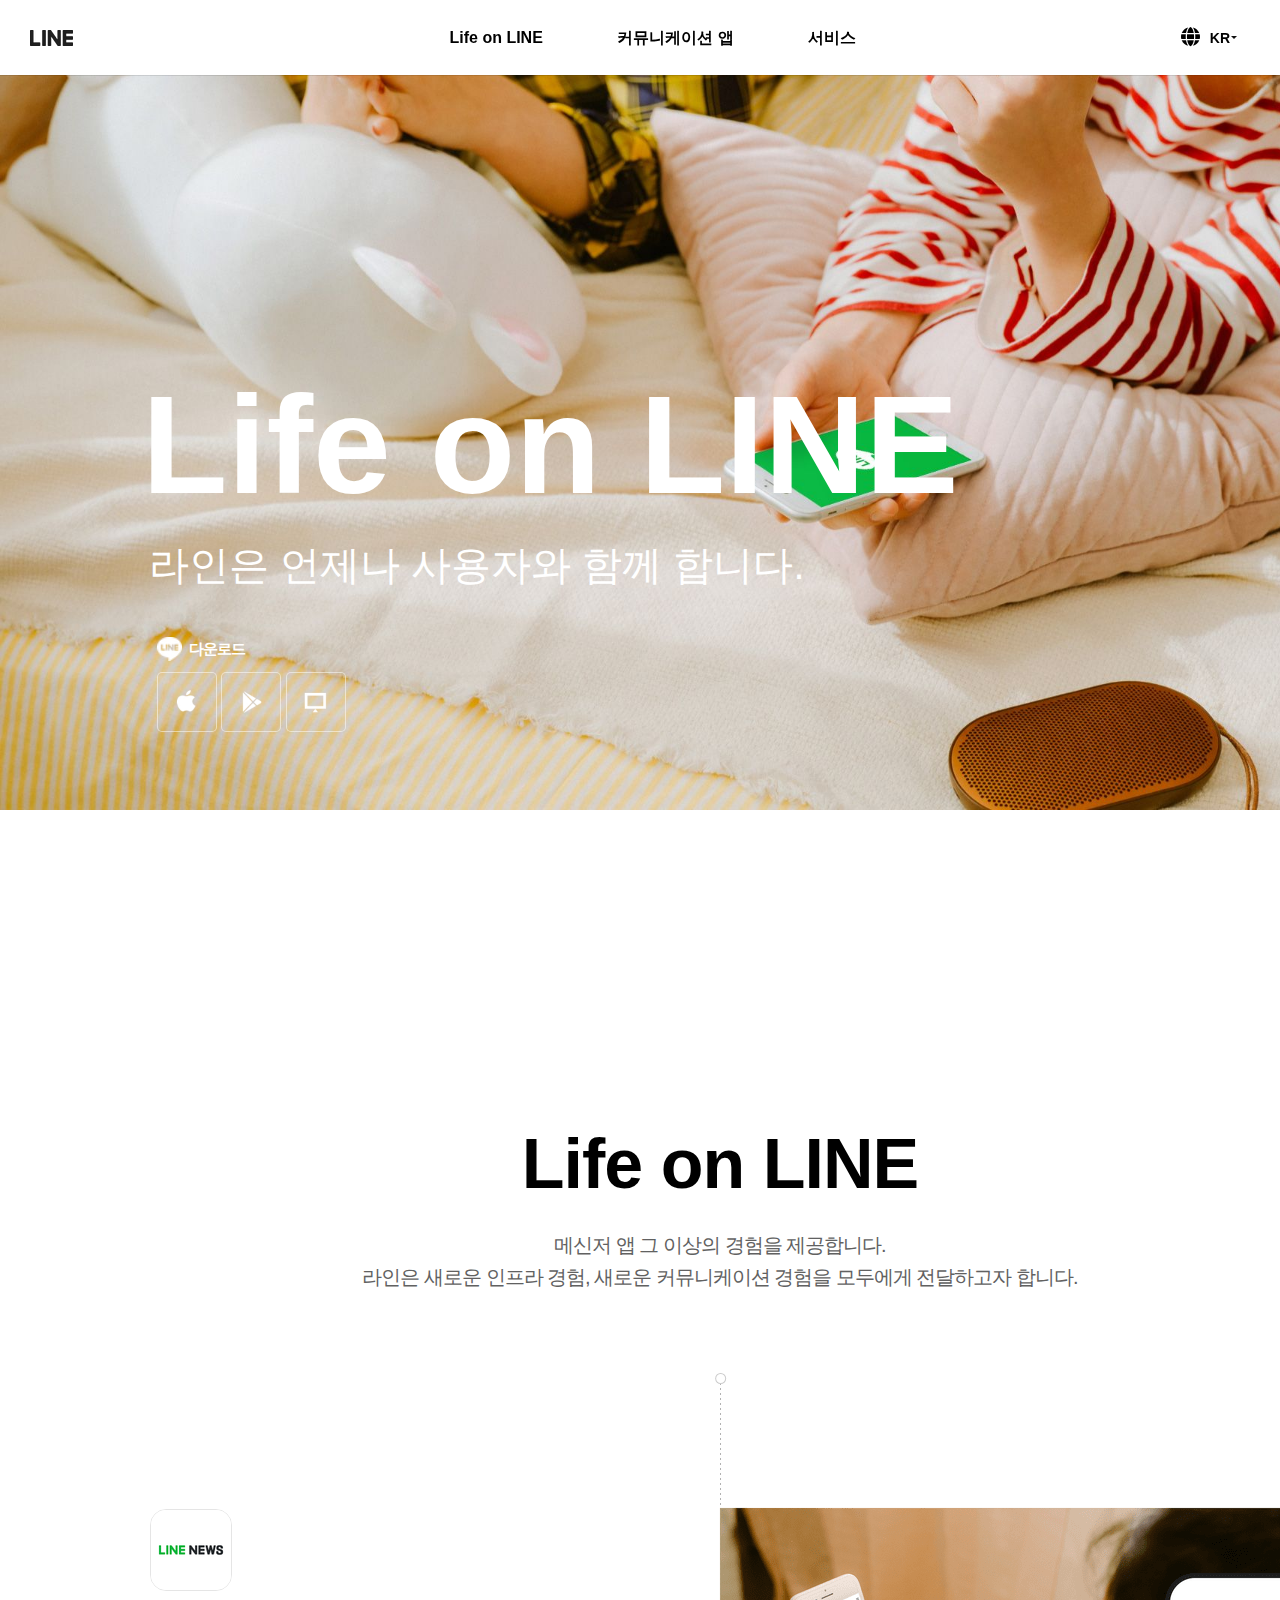
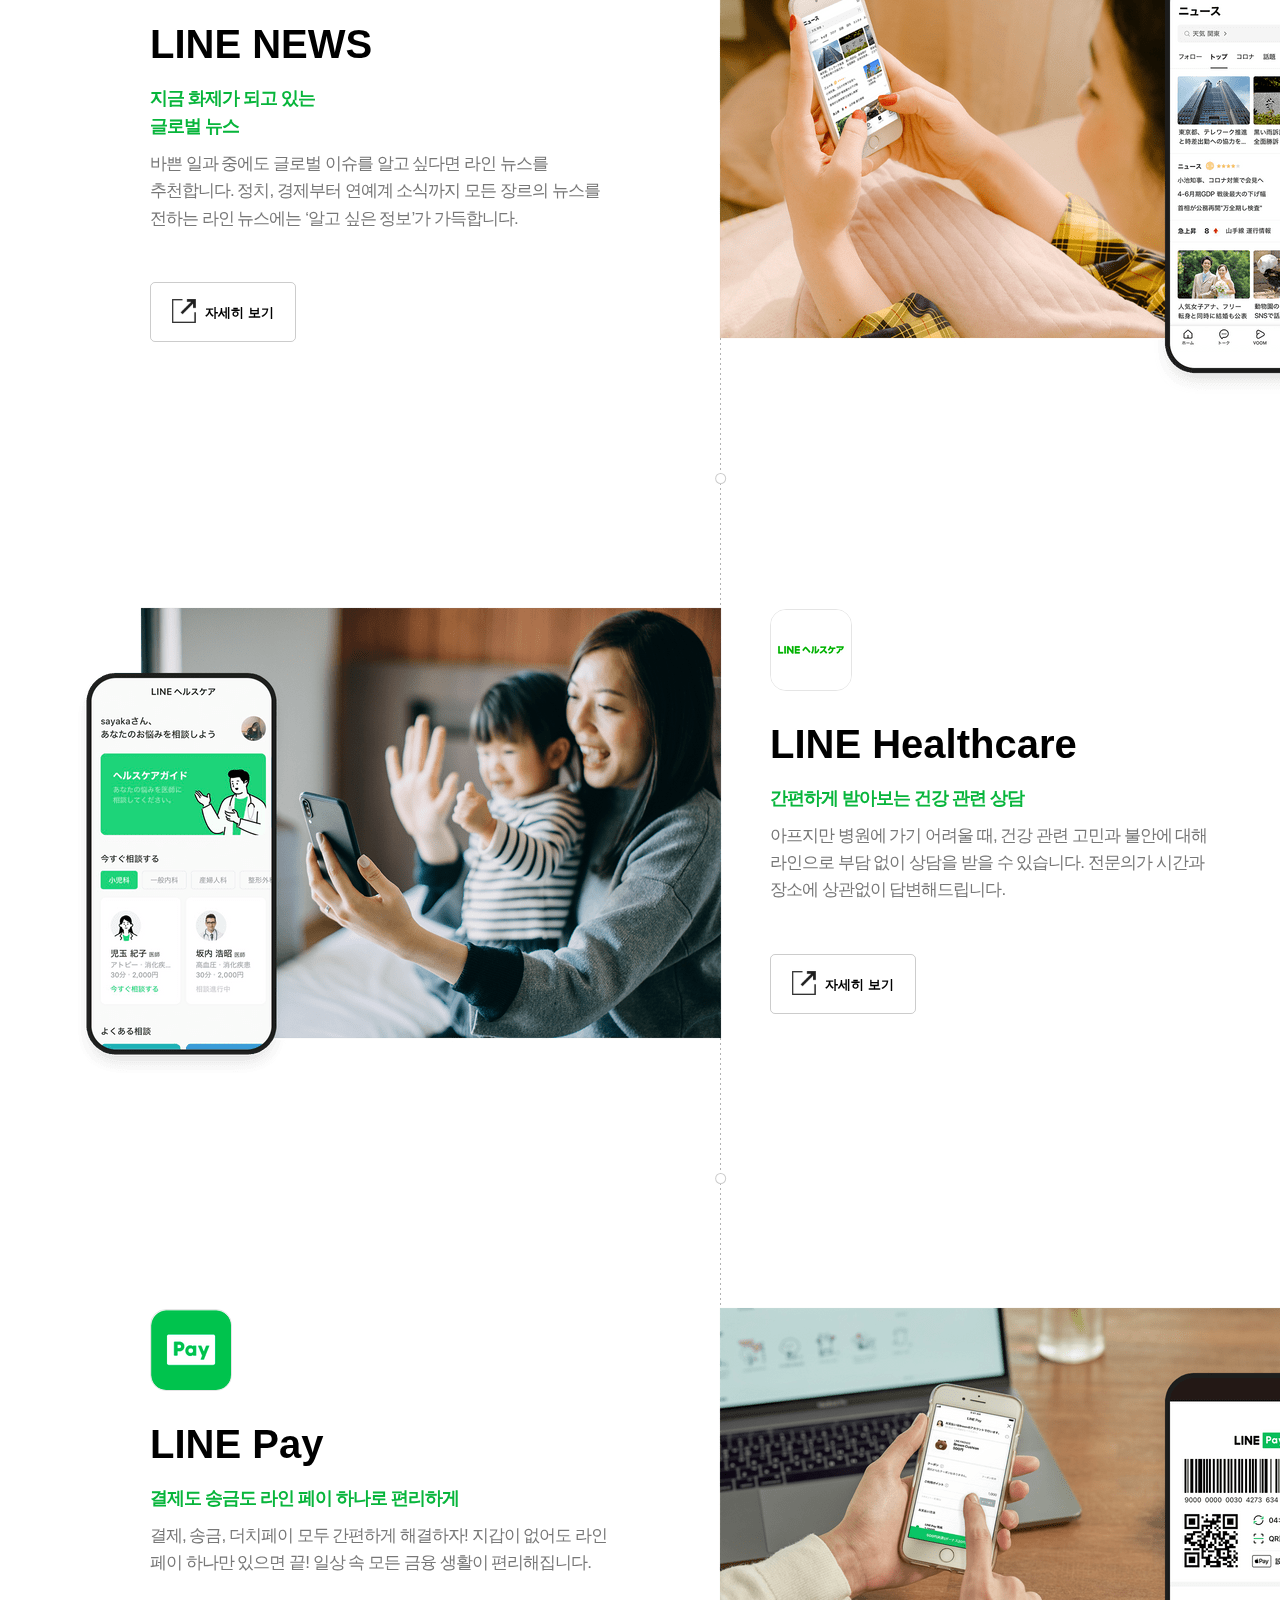
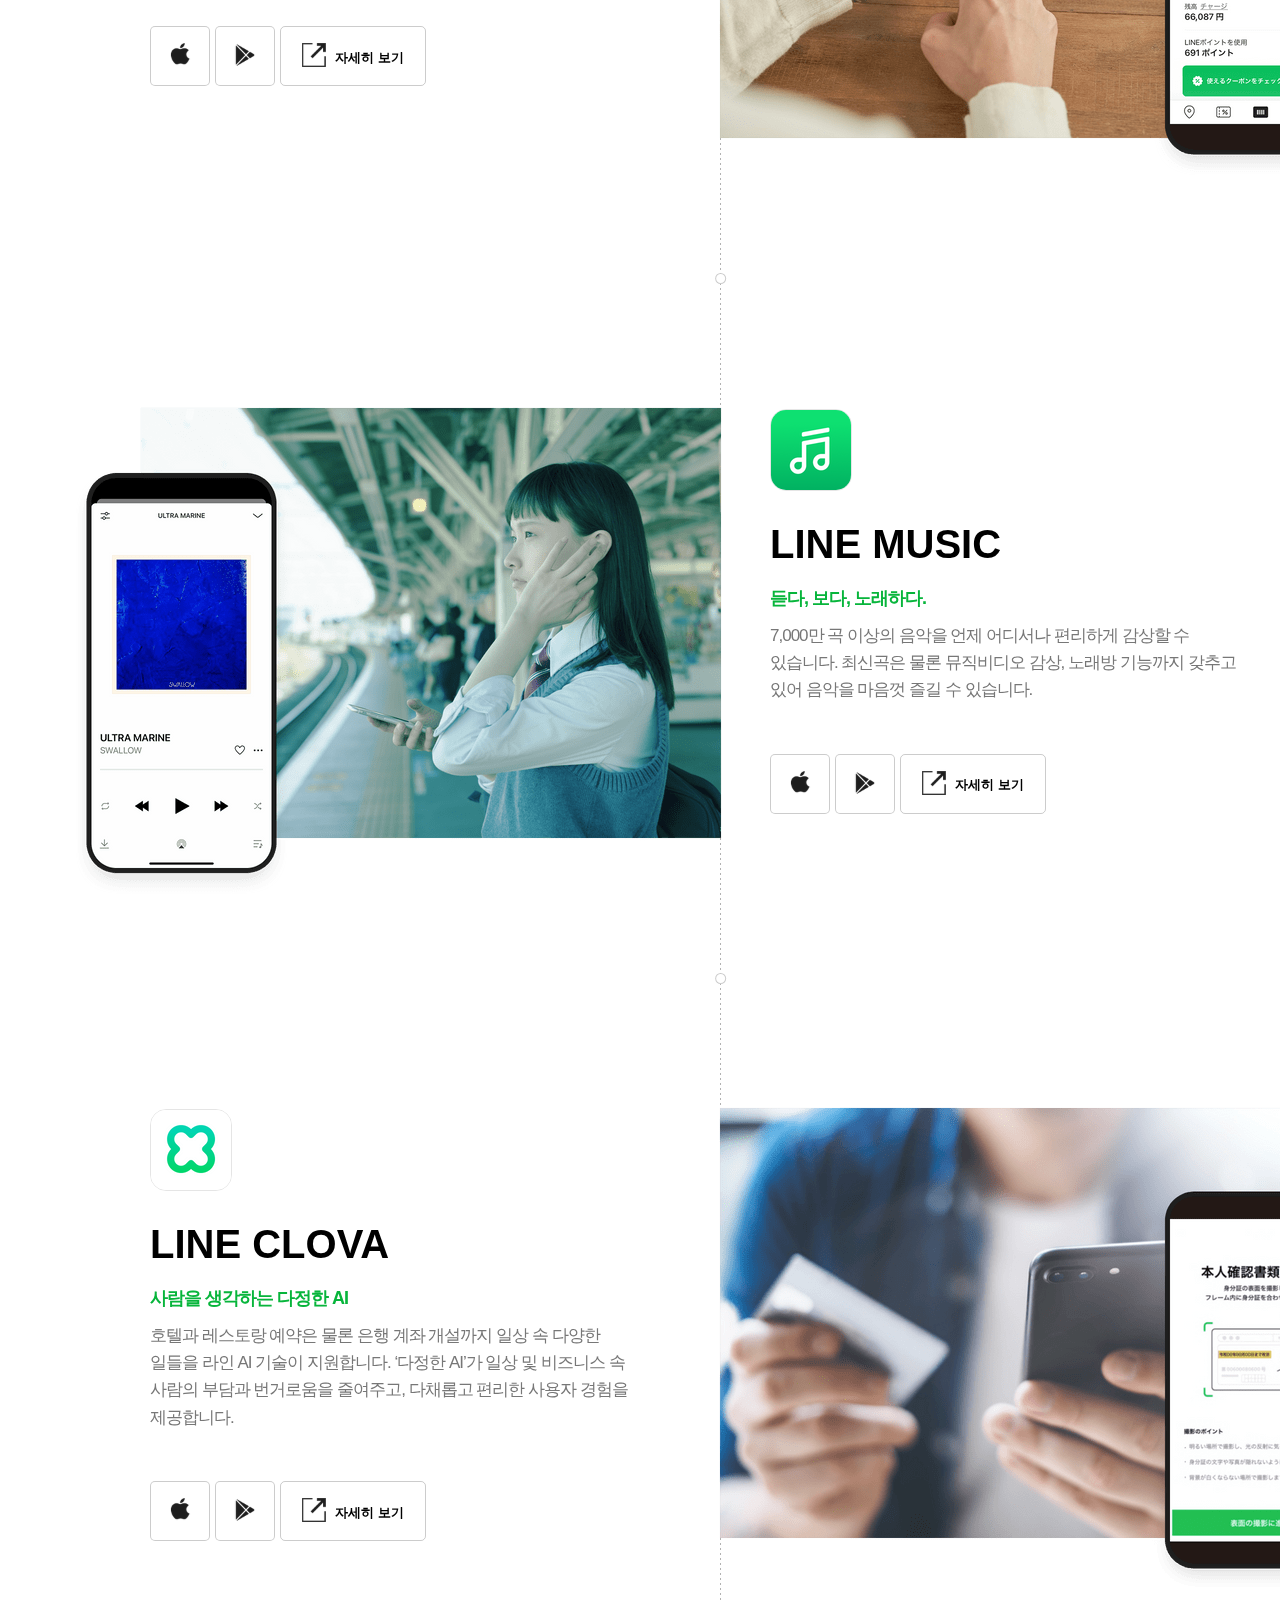
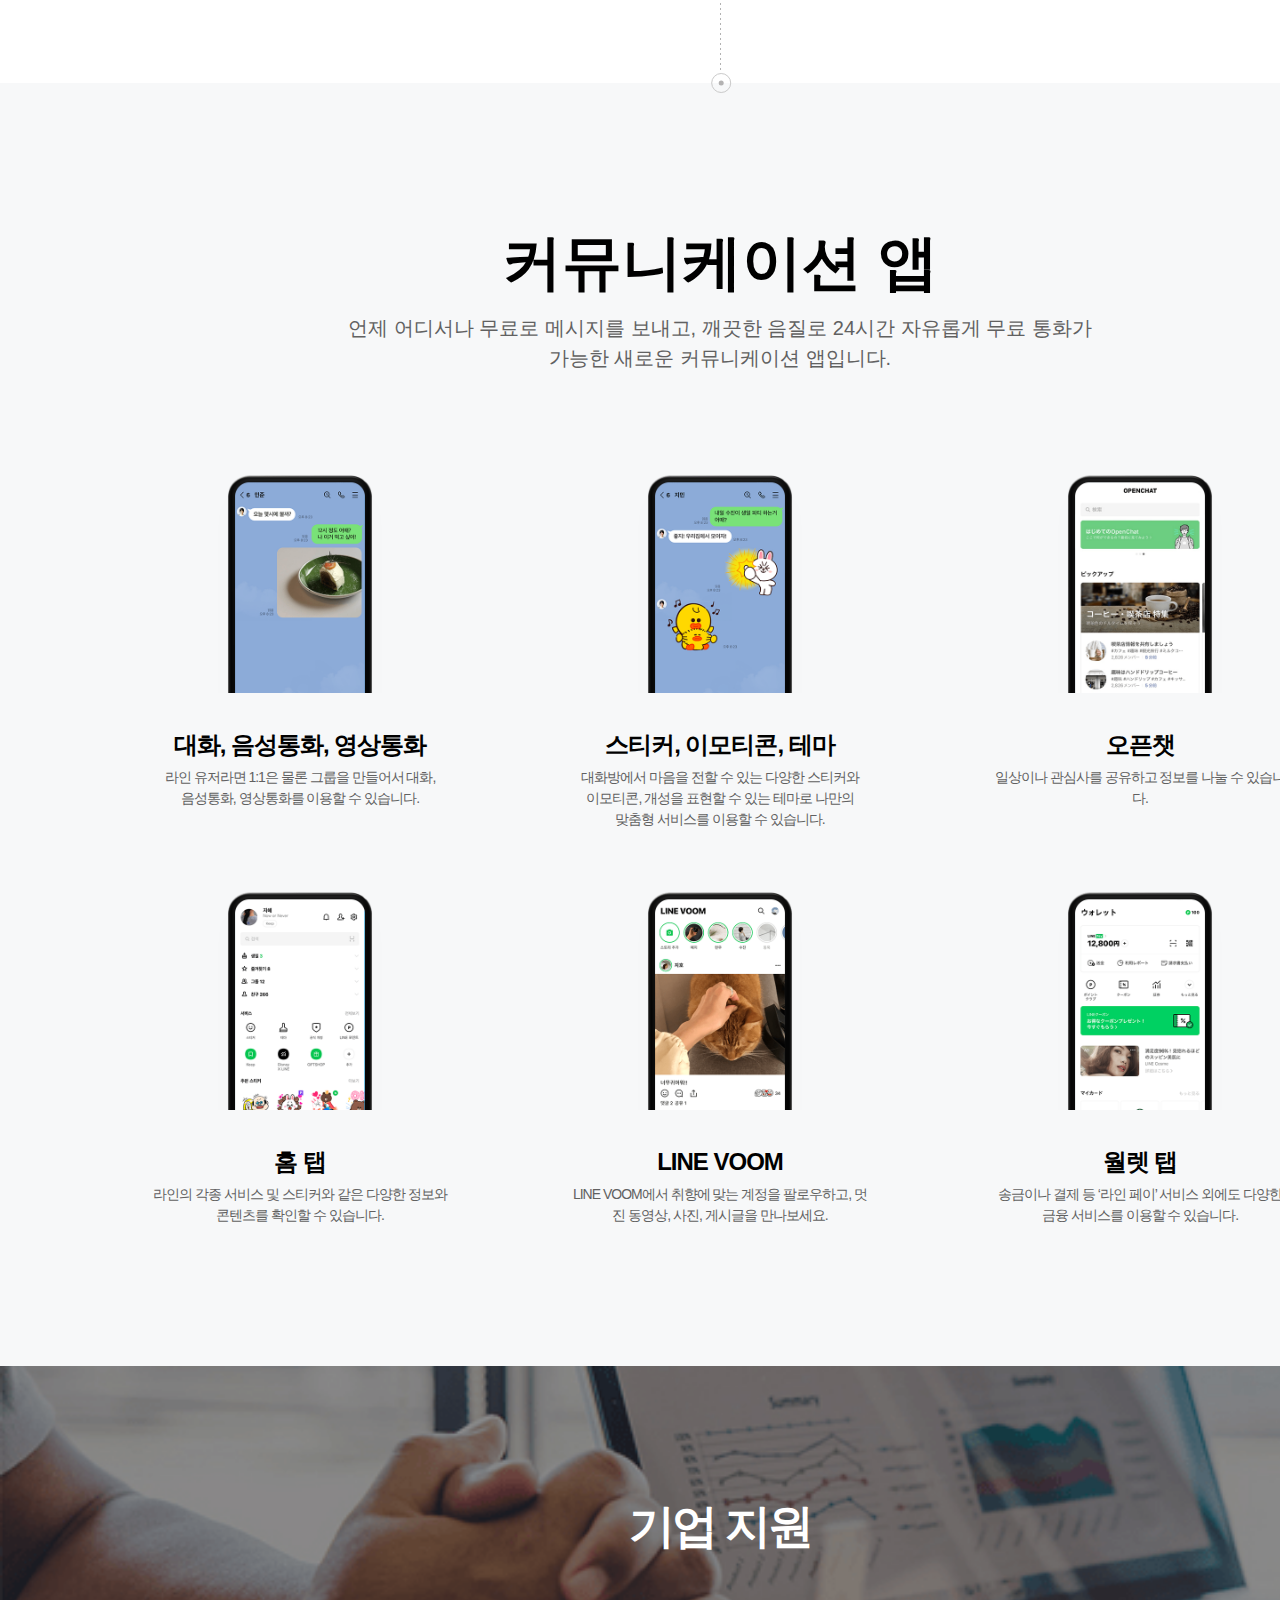
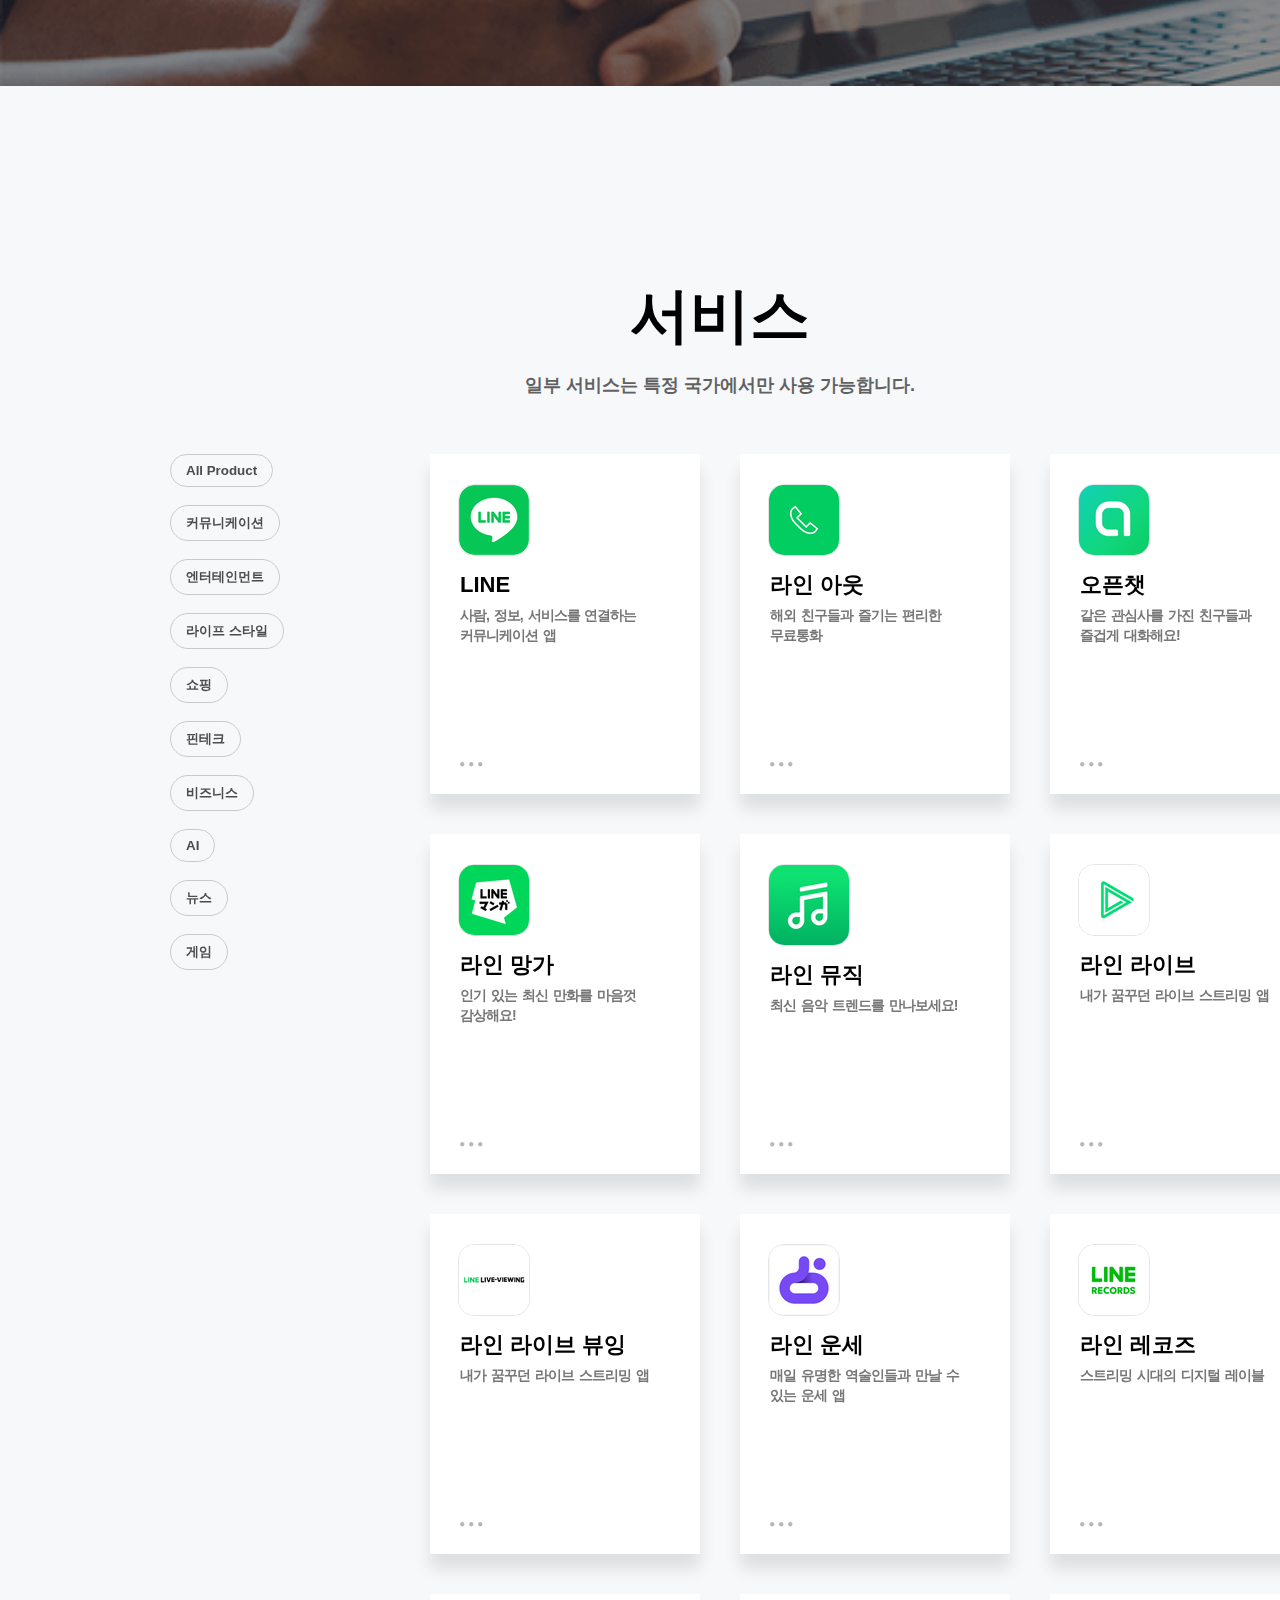
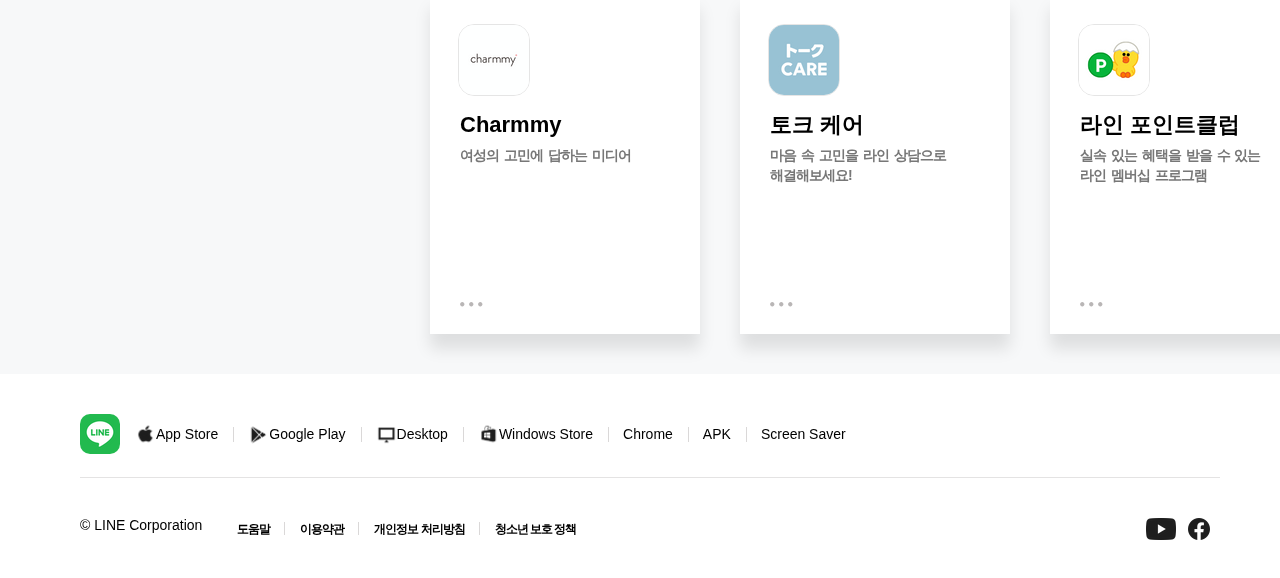
<file: line/index.html>
<!DOCTYPE html>
<html lang="ko">

<head>
	<meta charset="UTF-8">
	<meta http-equiv="X-UA-Compatible" content="IE=edge">
	<meta name="viewport" content="width=device-width, initial-scale=1.0">
	<title>LINE | 라인은 언제나 사용자와 함께합니다.</title>
	<link rel="shortcut icon" href="img/favicon.ico">
	<link rel="stylesheet" href="https://cdnjs.cloudflare.com/ajax/libs/font-awesome/6.3.0/css/all.min.css" />
	<link rel="stylesheet" href="css/reset.css">
	<link rel="stylesheet" href="css/basic.css">
</head>

<body>
	<header>
		<div id="top_menu">
			<h1 class="top_logo"><a href="index.html"><img src="img/logo.png" alt=""></a></h1>
			<ul class="top_list">
				<li><a href="#main_top">Life on LINE</a></li>
				<li><a href="#section2">커뮤니케이션 앱</a></li>
				<li><a href="#section4">서비스</a></li>
			</ul>
			<ul class="top_lang">
				<li><span class="icon"><i class="fa-solid fa-globe"></i></span></li>
				<li><span class="txt">KR</span></li>
			</ul>
		</div>
	</header>
	<main>
		<div id="top_banner">
			<div class="banner_wrap"><img src="img/main.jpg" alt="main"></div>
			<div class="banner_txt">
				<h2>Life on LINE</h2>
				<p>라인은 언제나 사용자와 함께 합니다.</p>
				<div class="download">
					<div class="top">
						<span class="download_logo"><img src="img/download_logo.png" alt="download_logo"></span>
						<span class="download_txt">다운로드</span>
					</div>
					<ul class="bottom">
						<li><a href="#" class="ios"></a></li>
						<li><a href="#" class="android"></a></li>
						<li><a href="#" class="pc"></a></li>
					</ul>
				</div>
			</div>
		</div>
		<div id="main_top">
			<div class="center">
				<h2>Life on LINE</h2>
				<p>메신저 앱 그 이상의 경험을 제공합니다. <br>
					라인은 새로운 인프라 경험, 새로운 커뮤니케이션 경험을 모두에게 전달하고자 합니다.
				</p>
			</div>

		</div>
		<section id="section1">
			<div class="center">
				<div class="grid"></div>
				<ul>
					<li>
						<div class="section1-txt right-txt">
							<img src="img/line-news.png" alt="line-news">
							<h3>LINE NEWS</h3>
							<p class="sub_title">지금 화제가 되고 있는 <br>
								글로벌 뉴스</p>
							<p class="detail">바쁜 일과 중에도 글로벌 이슈를 알고 싶다면 라인 뉴스를 추천합니다. 정치, 경제부터 연예계 소식까지 모든 장르의 뉴스를 전하는 라인 뉴스에는 ‘알고 싶은
								정보’가 가득합니다.</p>
								<div class="link">
									<a href="sub_site1.html" target="_blank" class="more">
										<div class="icon"></div>
										<div class="txt">자세히 보기</div>											
									</a>									
								</div>
						</div>
						<div class="section1-img right-img">
							<img src="img/main1-1.png" alt="main1-1">
						</div>
					</li>
					<li>
						<div class="section1-txt left-txt">
							<img src="img/healthcare.png" alt="">
							<h3>LINE Healthcare</h3>
							<p class="sub_title">간편하게 받아보는 건강 관련 상담</p>
							<p class="detail">아프지만 병원에 가기 어려울 때, 건강 관련 고민과
								불안에 대해 라인으로 부담 없이 상담을 받을 수 있습니다.
								전문의가 시간과 장소에 상관없이 답변해드립니다.</p>
								<div class="link">
									<a href="#" class="more">
										<div class="icon"></div>
										<div class="txt">자세히 보기</div>											
									</a>									
								</div>
						</div>
						<div class="section1-img left-img">
							<img src="img/main1-2.png" alt="main1-2">
						</div>
					</li>
					<li>
						<div class="section1-txt right-txt">
							<img src="img/pay.png" alt="">
							<h3>LINE Pay</h3>
							<p class="sub_title">결제도 송금도 라인 페이 하나로 편리하게</p>
							<p class="detail">결제, 송금, 더치페이 모두 간편하게 해결하자! 지갑이
								없어도 라인 페이 하나만 있으면 끝! 일상 속 모든 금융
								생활이 편리해집니다.</p>
								<div class="link">
									<a href="#" class="icon apple"></a>
									<a href="#" class="icon google"></a>
									<a href="#" class="more">
										<div class="icon"></div>
										<div class="txt">자세히 보기</div>											
									</a>									
								</div>
						</div>
						<div class="section1-img right-img">
							<img src="img/main1-3.png" alt="main1-3">
						</div>
					</li>
					<li>
						<div class="section1-txt left-txt">
							<img src="img/music.png" alt="">
							<h3>LINE MUSIC</h3>
							<p class="sub_title">듣다, 보다, 노래하다.</p>
							<p class="detail">7,000만 곡 이상의 음악을 언제 어디서나 편리하게
								감상할 수 있습니다. 최신곡은 물론 뮤직비디오
								감상, 노래방 기능까지 갖추고 있어 음악을 마음껏
								즐길 수 있습니다.</p>
								<div class="link">
									<a href="#" class="icon apple"></a>
									<a href="#" class="icon google"></a>
									<a href="#" class="more">
										<div class="icon"></div>
										<div class="txt">자세히 보기</div>											
									</a>									
								</div>
						</div>
						<div class="section1-img  left-img">
							<img src="img/main1-4.png" alt="main1-4">
						</div>
					</li>
					<li>
						<div class="section1-txt right-txt">
							<img src="img/clova.png" alt="">
							<h3>LINE CLOVA</h3>
							<p class="sub_title">사람을 생각하는 다정한 AI</p>
							<p class="detail">호텔과 레스토랑 예약은 물론 은행 계좌 개설까지 일상 속
								다양한 일들을 라인 AI 기술이 지원합니다. ‘다정한 AI’가
								일상 및 비즈니스 속 사람의 부담과 번거로움을 줄여주고,
								다채롭고 편리한 사용자 경험을 제공합니다.</p>
								<div class="link">
									<a href="#" class="icon apple"></a>
									<a href="#" class="icon google"></a>
									<a href="#" class="more">
										<div class="icon"></div>
										<div class="txt">자세히 보기</div>											
									</a>							
								</div>
						</div>
						<div class="section1-img right-img">
							<img src="img/main1-5.png" alt="main1-5">
						</div>
					</li>
				</ul>
			</div>
		</section>
		<section id="section2">
			<div class="circle">
				<div class="dot"></div>
			</div>
			<div class="center">
				<div class="section2_top">
					<h2>커뮤니케이션 앱</h2>
					<p>언제 어디서나 무료로 메시지를 보내고, 깨끗한 음질로 24시간 자유롭게 무료 통화가 <br>
						가능한 새로운 커뮤니케이션 앱입니다.</p>
				</div>
				<ul>
					<li>
						<div class="section2-img"><img src="img/main2-1.png" alt="main2-1"></div>
						<div class="section2-txt">
							<h3>대화, 음성통화, 영상통화</h3>
							<p>라인 유저라면 1:1은 물론 그룹을 만들어서 대화, <br>
								음성통화, 영상통화를 이용할 수 있습니다.</p>
						</div>
					</li>
					<li>
						<div class="section2-img"><img src="img/main2-2.png" alt="main2-2"></div>
						<div class="section2-txt">
							<h3>스티커, 이모티콘, 테마</h3>
							<p>대화방에서 마음을 전할 수 있는 다양한 스티커와<br>
								이모티콘, 개성을 표현할 수 있는 테마로 나만의 <br>
								맞춤형 서비스를 이용할 수 있습니다.</p>
						</div>
					</li>
					<li>
						<div class="section2-img"><img src="img/main2-3.png" alt="main2-3"></div>
						<div class="section2-txt">
							<h3>오픈챗</h3>
							<p>일상이나 관심사를 공유하고 정보를 나눌 수 있습니다.</p>
						</div>
					</li>
					<li>
						<div class="section2-img"><img src="img/main2-4.png" alt="main2-4"></div>
						<div class="section2-txt">
							<h3>홈 탭</h3>
							<p>라인의 각종 서비스 및 스티커와 같은 다양한 정보와<br>
								콘텐츠를 확인할 수 있습니다.</p>
						</div>
					</li>
					<li>
						<div class="section2-img"><img src="img/main2-5.png" alt="main2-5"></div>
						<div class="section2-txt">
							<h3>LINE VOOM</h3>
							<p>LINE VOOM에서 취향에 맞는 계정을 팔로우하고, 멋진 동영상, 사진, 게시글을 만나보세요.</p>
						</div>
					</li>
					<li>
						<div class="section2-img"><img src="img/main2-6.png" alt="main2-6"></div>
						<div class="section2-txt">
							<h3>월렛 탭</h3>
							<p>송금이나 결제 등 ‘라인 페이’ 서비스 외에도 다양한 <br>
								금융 서비스를 이용할 수 있습니다.</p>
						</div>
					</li>
				</ul>
			</div>
		</section>
		<section class="middle_banner">
				<a href="#">기업 지원</a>
		</section>
		<section id="section4">
			<div class="center">
				<div class="section4_top">
					<h2>서비스</h2>
					<p>일부 서비스는 특정 국가에서만 사용 가능합니다.</p>
				</div>
				<div class="nav">
					<ul>
						<li><button>All Product</button></li>
						<li><button>커뮤니케이션</button></li>
						<li><button>엔터테인먼트</button></li>
						<li><button>라이프 스타일</button></li>
						<li><button>쇼핑</button></li>
						<li><button>핀테크</button></li>
						<li><button>비즈니스</button></li>
						<li><button>AI</button></li>
						<li><button>뉴스</button></li>
						<li><button>게임</button></li>
					</ul>
				</div>
				<ul class="service_list">
					<li>
						<div class="icon">
							<img src="img/line.png" alt="line">
						</div>
						<div class="txt">
							<h3>LINE</h3>
							<p>사람, 정보, 서비스를 연결하는 커뮤니케이션 앱</p>
						</div>
						<div class="sub_menu service_download">
							<a href="#">
								<div class="sub_icon"></div>
								<div class="sub_txt">App Store</div> 
							</a>
							<a href="#">
								<div class="sub_icon google"></div>
								<div class="sub_txt">Google Play</div> 
							</a>
							<a href="#">
								<div class="sub_icon desktop"></div>
								<div class="sub_txt">Desktop</div> 
							</a>
						</div>
					</li>
					<li>
						<div class="icon">
							<img src="img/phone.png" alt="phone">
						</div>
						<div class="txt">
							<h3>라인 아웃</h3>
							<p>해외 친구들과 즐기는 편리한 무료통화</p>
						</div>
						<div class="sub_menu service_detail">
							<a href="#">
								<div class="sub_icon detail"></div>
								<div class="detail_txt">자세히보기</div>
							</a>
						</div>
					</li>
					<li>
						<div class="icon">
							<img src="img/openchat.png" alt="openchat">
						</div>
						<div class="txt">
							<h3>오픈챗</h3>
							<p>같은 관심사를 가진 친구들과 즐겁게 대화해요!</p>
						</div>
						<div class="sub_menu service_detail">
							<a href="#">
								<div class="sub_icon detail"></div>
								<div class="detail_txt">자세히보기</div>
							</a>
						</div>
					</li>
					<li>
						<div class="icon">
							<img src="img/manga.png" alt="manga">
						</div>
						<div class="txt">
							<h3>라인 망가</h3>
							<p>인기 있는 최신 만화를 마음껏 감상해요!</p>
						</div>
						<div class="sub_menu service_download">
							<a href="#">
								<div class="sub_icon"></div>
								<div class="sub_txt">App Store</div> 
							</a>
							<a href="#">
								<div class="sub_icon google"></div>
								<div class="sub_txt">Google Play</div> 
							</a>
							<a href="#">
								<div class="sub_icon detail"></div>
								<div class="detail_txt">자세히보기</div>
							</a>
						</div>
					</li>
					<li>
						<div class="icon">
							<img src="img/music.png" alt="music">
						</div>
						<div class="txt">
							<h3>라인 뮤직</h3>
							<p>최신 음악 트렌드를 만나보세요!</p>
						</div>
						<div class="sub_menu service_download">
							<a href="#">
								<div class="sub_icon"></div>
								<div class="sub_txt">App Store</div> 
							</a>
							<a href="#">
								<div class="sub_icon google"></div>
								<div class="sub_txt">Google Play</div> 
							</a>
							<a href="#">
								<div class="sub_icon detail"></div>
								<div class="detail_txt">자세히보기</div>
							</a>
						</div>
					</li>
					<li>
						<div class="icon">
							<img src="img/live.png" alt="live">
						</div>
						<div class="txt">
							<h3>라인 라이브</h3>
							<p>내가 꿈꾸던 라이브 스트리밍 앱</p>
						</div>
						<div class="sub_menu service_download">
							<a href="#">
								<div class="sub_icon"></div>
								<div class="sub_txt">App Store</div> 
							</a>
							<a href="#">
								<div class="sub_icon google"></div>
								<div class="sub_txt">Google Play</div> 
							</a>
							<a href="#">
								<div class="sub_icon detail"></div>
								<div class="detail_txt">자세히보기</div>
							</a>
						</div>
					</li>
					<li>
						<div class="icon">
							<img src="img/live-viewing.png" alt="live-viewing">
						</div>
						<div class="txt">
							<h3>라인 라이브 뷰잉</h3>
							<p>내가 꿈꾸던 라이브 스트리밍 앱</p>
						</div>
						<div class="sub_menu service_detail">
							<a href="#">
								<div class="sub_icon detail"></div>
								<div class="detail_txt">자세히보기</div>
							</a>
						</div>
					</li>
					<li>
						<div class="icon">
							<img src="img/fortune.png" alt="fortune">
						</div>
						<div class="txt">
							<h3>라인 운세</h3>
							<p>매일 유명한 역술인들과 만날 수 있는 운세 앱</p>
						</div>
						<div class="sub_menu service_download">
							<a href="#">
								<div class="sub_icon"></div>
								<div class="sub_txt">App Store</div> 
							</a>
							<a href="#">
								<div class="sub_icon google"></div>
								<div class="sub_txt">Google Play</div> 
							</a>
							<a href="#">
								<div class="sub_icon detail"></div>
								<div class="detail_txt">자세히보기</div>
							</a>
						</div>
					</li>
					<li>
						<div class="icon">
							<img src="img/records.png" alt="records">
						</div>
						<div class="txt">
							<h3>라인 레코즈</h3>
							<p>스트리밍 시대의 디지털 레이블</p>
						</div>
						<div class="sub_menu service_detail">
							<a href="#">
								<div class="sub_icon detail"></div>
								<div class="detail_txt">자세히보기</div>
							</a>
						</div>
					</li>
					<li>
						<div class="icon">
							<img src="img/charmmy.png" alt="charmmy">
						</div>
						<div class="txt">
							<h3>Charmmy</h3>
							<p>여성의 고민에 답하는 미디어</p>
						</div>
						<div class="sub_menu service_detail">
							<a href="#">
								<div class="sub_icon detail"></div>
								<div class="detail_txt">자세히보기</div>
							</a>
						</div>
					</li>
					<li>
						<div class="icon">
							<img src="img/talk-care.png" alt="talk-care">
						</div>
						<div class="txt">
							<h3>토크 케어</h3>
							<p>마음 속 고민을 라인 상담으로 해결해보세요!</p>
						</div>
						<div class="sub_menu service_detail">
							<a href="#">
								<div class="sub_icon detail"></div>
								<div class="detail_txt">자세히보기</div>
							</a>
						</div>
					</li>
					<li>
						<div class="icon">
							<img src="img/point-club.png" alt="point-club">
						</div>
						<div class="txt">
							<h3>라인 포인트클럽</h3>
							<p>실속 있는 혜택을 받을 수 있는 라인 멤버십 프로그램</p>
						</div>
						<div class="sub_menu service_detail">
							<a href="#">
								<div class="sub_icon detail"></div>
								<div class="detail_txt">자세히보기</div>
							</a>
						</div>
					</li>
				</ul>
			</div>
		</section>
	</main>
	<footer>
		<div class="center">
			<div class="footer_top">
				<div class="line_icon"><img src="img/icon-line.png" alt="icon-line"></div>
				<ul>
					<li>
						<a href="#">
							<div class="icon apple"></div>
							<div class="txt">App Store</div>
						</a>
					</li>
					<li>
						<a href="#">
							<div class="icon google"></div>
							<div class="txt">Google Play</div>
						</a>
					</li>
					<li>
						<a href="#">
							<div class="icon pc"></div>
							<div class="txt">Desktop</div>
						</a>
					</li>
					<li>
						<a href="#">
							<div class="icon window"></div>
							<div class="txt">Windows Store</div>
						</a>
					</li>
					<li><a href="#">Chrome</a></li>
					<li><a href="#">APK</a></li>
					<li><a href="#">Screen Saver</a></li>
				</ul>
			</div>
			<div class="footer_bottom">
				<h4><a href="sub_site2.html" target="_blank">© LINE Corporation</a></h4>
				<ul>
					<li><a href="#">도움말</a></li>
					<li><a href="#">이용약관</a></li>
					<li><a href="#">개인정보 처리방침</a></li>
					<li><a href="#">청소년 보호 정책</a></li>
				</ul>
				<div class="sns">
					<a href="#" class="youtube"><img src="img/icon-sns-y.png" alt="icon-sns-y"></a>
					<a href="#" class="facebook"><img src="img/icon-sns-f.png" alt="icon-sns-f"></a>
				</div>
			</div>
		</div>
	</footer>
</body>

</html>
</file>
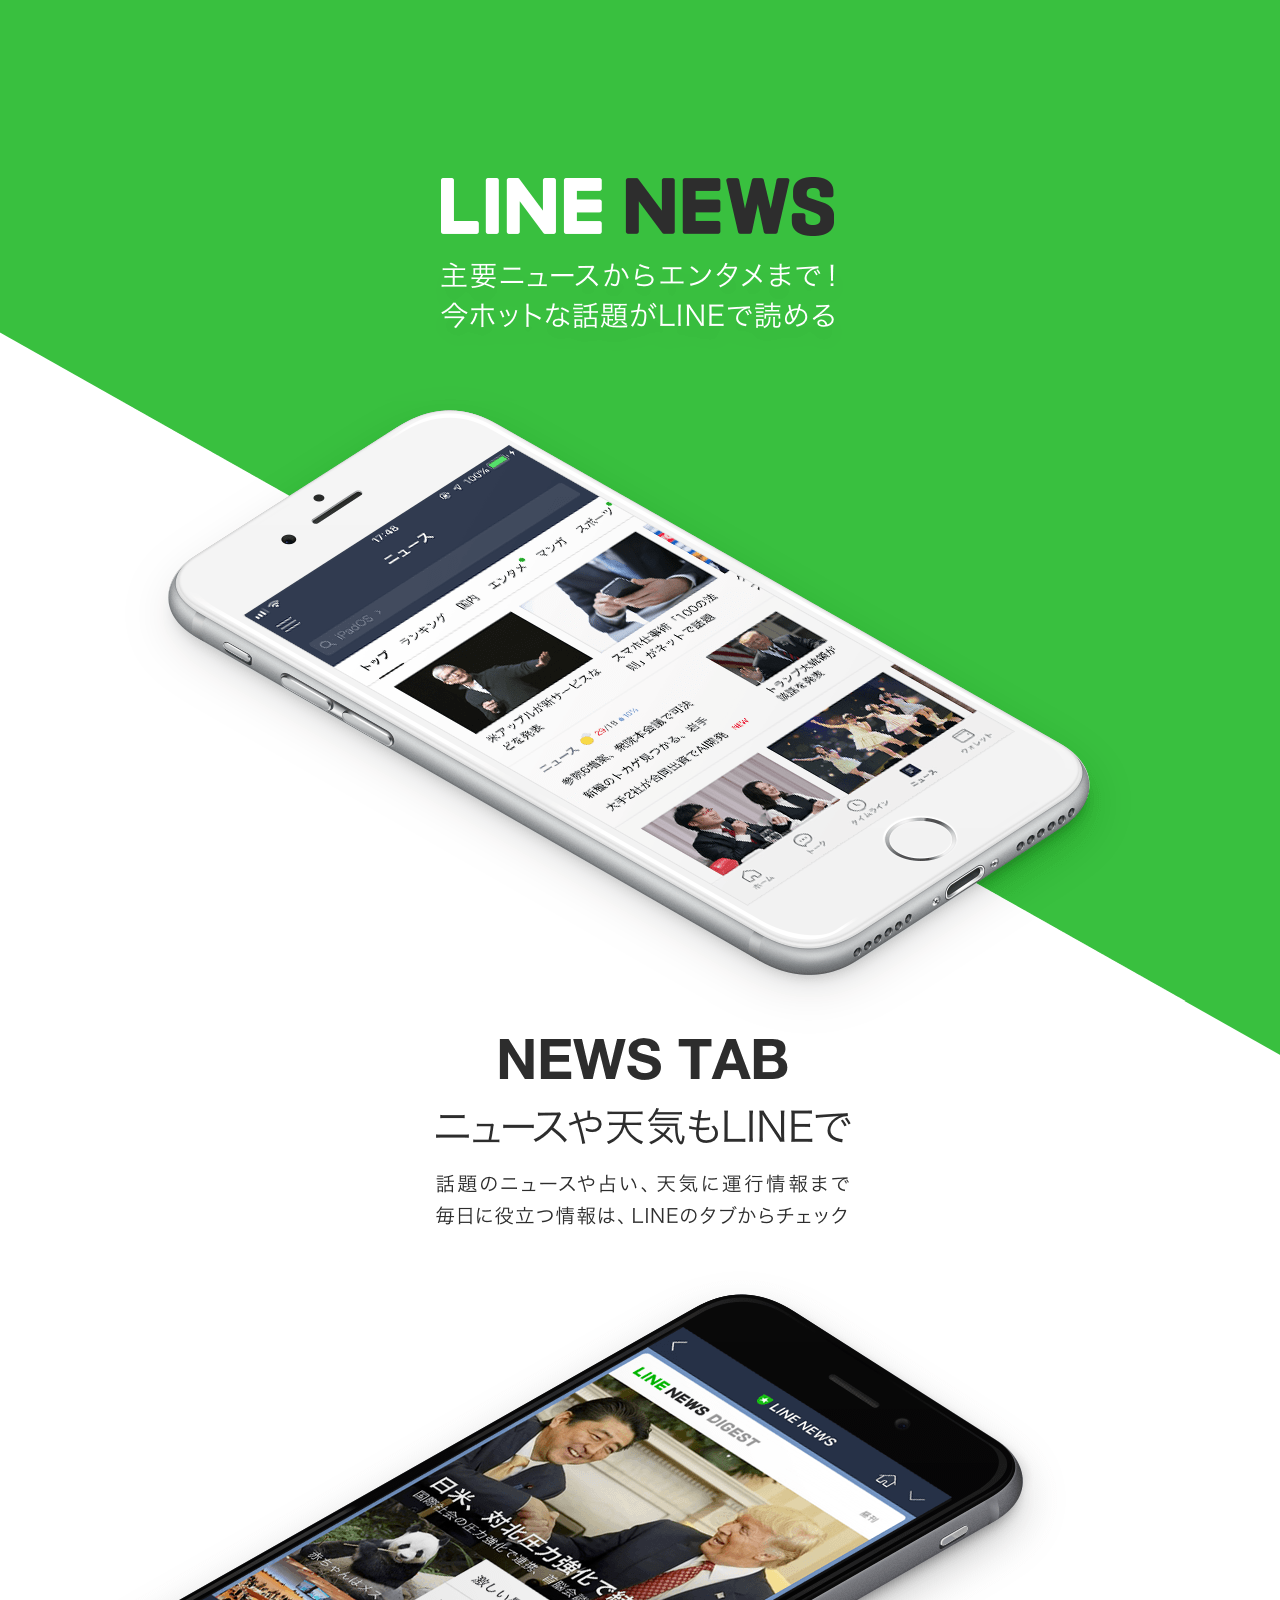
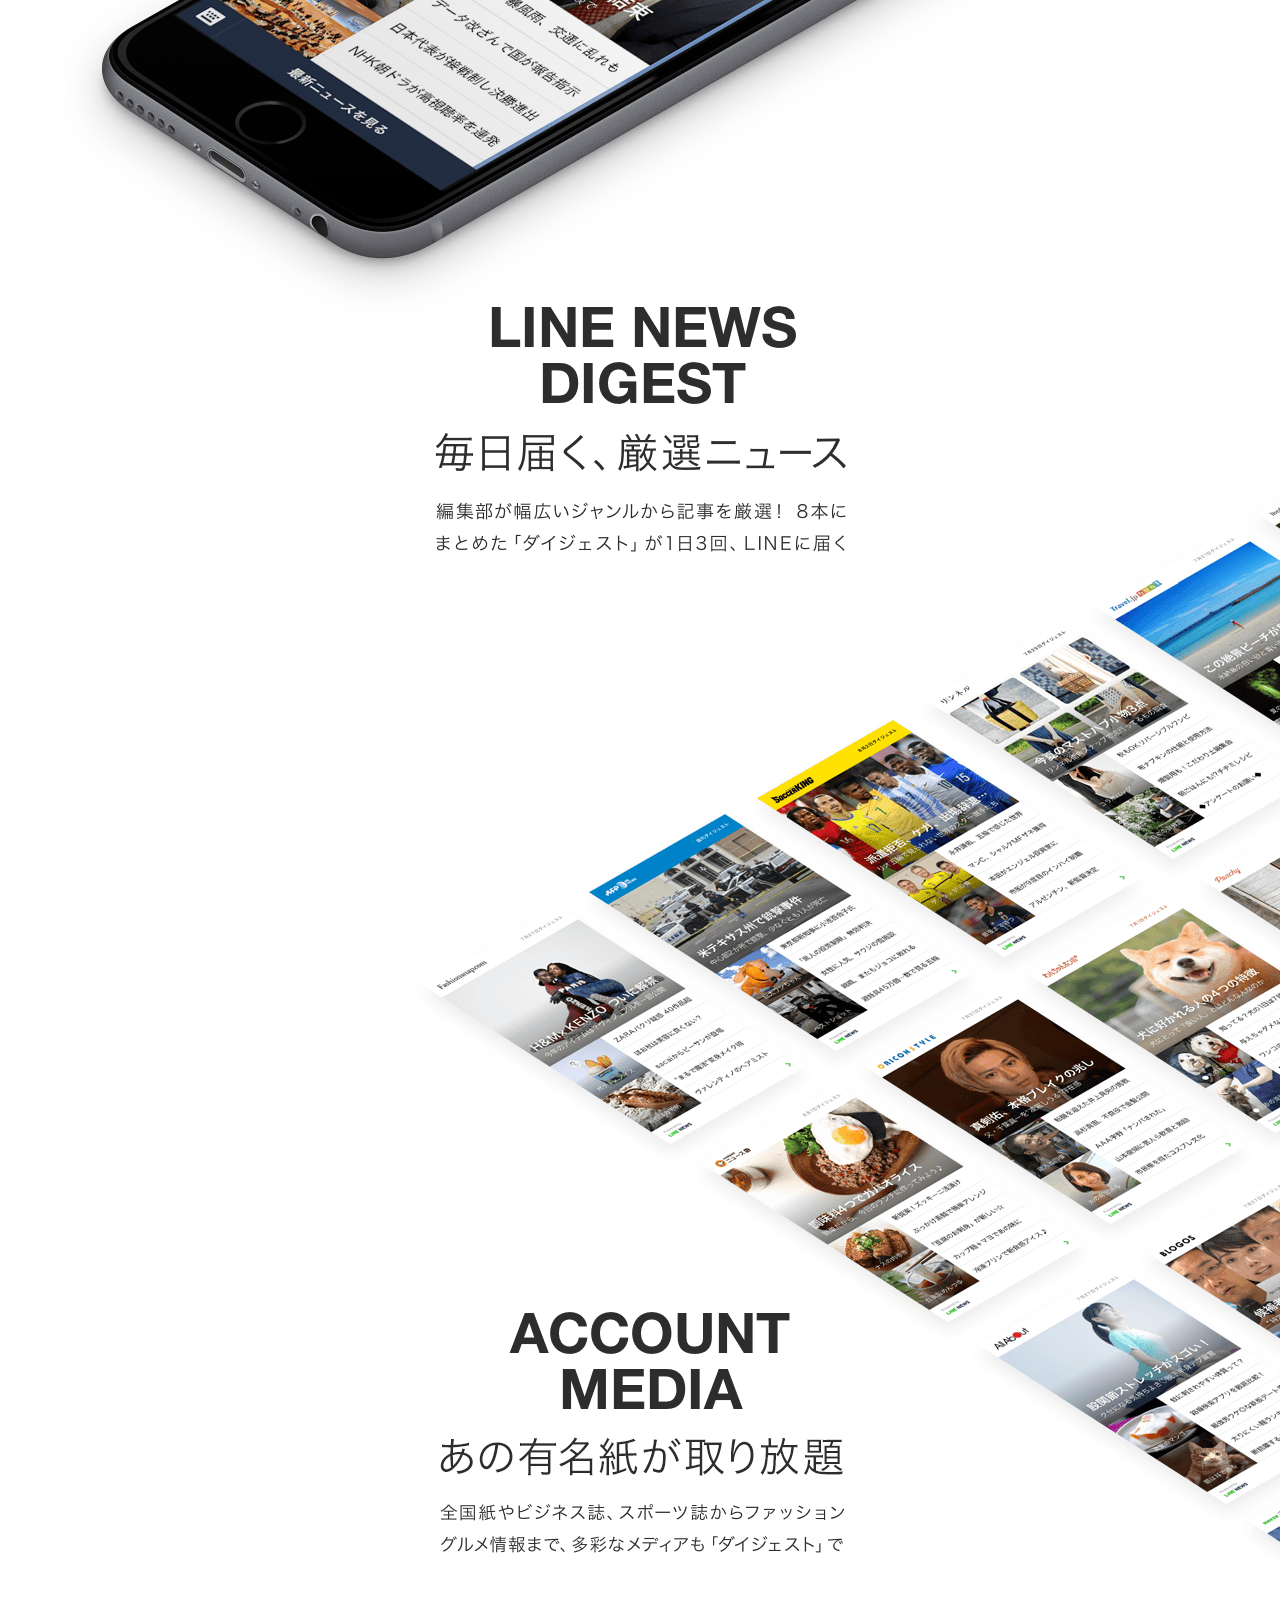
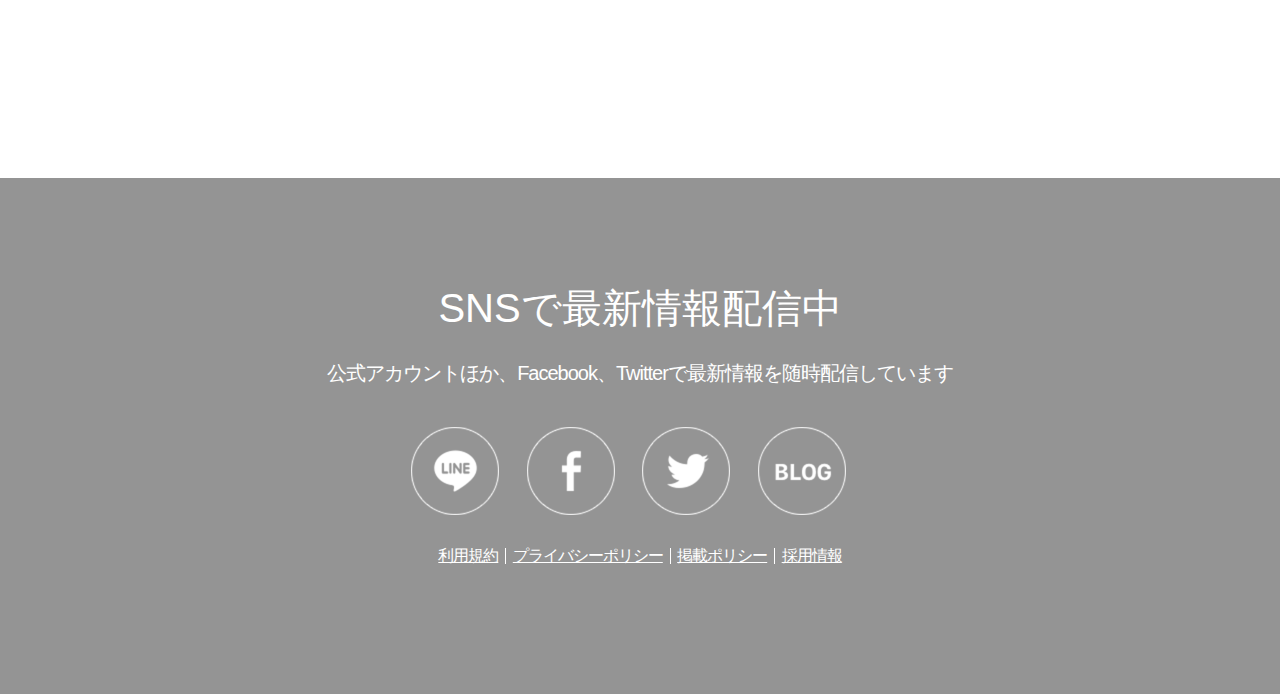
<file: line/sub_site1.html>
<!DOCTYPE html>
<html lang="ko">
<head>
	<meta charset="UTF-8">
	<meta http-equiv="X-UA-Compatible" content="IE=edge">
	<meta name="viewport" content="width=device-width, initial-scale=1.0">
	<title>LINE NEWSとは</title>
	<link rel="shortcut icon" href="img/sub1_img/favicon (1).ico">
	<link rel="stylesheet" href="css/reset.css">
	<link rel="stylesheet" href="css/sub_site1.css">
</head>
<body>
	<div class="wrap">
		<div class="img1"></div>
		<div class="img2"></div>
		<div class="img3"></div>
		<div class="img4"></div>
		<div class="img5"></div>
		<div class="img6"></div>
		<div class="img7"></div>
	</div>
	<footer>
		<div class="footer_wrap">
			<h2>SNSで最新情報配信中</h2>
			<p>公式アカウントほか、Facebook、Twitterで最新情報を随時配信しています</p>			
			<div class="sns">
				<a href="#"><img src="img/sub1_img/ico_line.png" alt="ico_line"></a>
				<a href="#"><img src="img/sub1_img/ico_facebook.png" alt="ico_facebook"></a>
				<a href="#"><img src="img/sub1_img/ico_twitter.png" alt="ico_twitter"></a>
				<a href="#"><img src="img/sub1_img/ico_blog.png" alt="ico_blog"></a>
			</div>
			<div class="link">
				<ul>
					<li><a href="#">利用規約</a></li>
					<li><a href="#">プライバシーポリシー</a></li>
					<li><a href="#">掲載ポリシー</a></li>
					<li><a href="#">採用情報</a></li>
				</ul>
			</div>
		</div>
	</footer>
</body>
</html>
</file>
<file: line/css/basic.css>
@charset "UTF-8";
body {
	font-family:Arial, Helvetica, sans-serif;

}
a {color:inherit}

/* top-menu */
#top_menu {
	width:100%;
	height:75px;
	position:fixed;
	box-shadow:0 1px 0 0 rgba(0,0,0,.1); 
	/* box-shadow : x y blur크기 두께 색상 */
	background:#fff;
	z-index:9999;
}

.top_logo {
	position:absolute;
	top:30px;
	left:30px;
}
.top_list {
	position:relative;
	width:381px;
	margin:auto;
	height:75px;
	white-space:nowrap;
	/* 리스트 크기를 넘어가도 아래로 넘어가지 않음 */
}
.top_list li {
	display:inline-block;
	line-height:75px;
	margin-right:70px;
}
.top_list li a {
	font-weight:700;
}
.top_lang {
	position:absolute;
	right:50px;
	top:28px;
	display:table-cell;
	/* li 가운데 정렬 */
	cursor: pointer;
}
.top_lang li {
	display:inline-block;
	vertical-align:middle;
}
.top_lang .icon {
	font-size:19px;
	margin-right:5px;
}
.top_lang .txt {
	font-size:14px;
	font-weight:bold;
}
.top_lang .txt::before {
	display: block;
	content: "";
	position: absolute;
	border: 3px solid transparent;
	border-top-color: #111;
	top:8px;
	left:50px;
}


/* main */

.center {
	width:1200px;
	margin:auto;
	position:relative;
}

/* top_banner */
#top_banner {
	width:100%;
	min-width:1440px;
	height:969px;
	color:#fff;
	position:relative;
}
#top_banner .banner_wrap {
	width:100%;
	min-height:800px;
}
#top_banner .banner_wrap img {
	width:100%;
	min-height:800px;

}
#top_banner .banner_txt {
	position:absolute;
	bottom:calc(50% - 250px);
	left:142px;
	white-space:nowrap;
}
#top_banner h2 {
	font-size:140px;
	font-weight:bold;
	text-align:left;	
	margin-bottom:30px;	
}
#top_banner .banner_txt p {
	font-size:40px;
	text-indent:7px;
}
#top_banner .download {
	margin:45px 0 0 5px;
}
#top_banner .top {
	margin:0 0 15px 10px;
	position:relative;
}
#top_banner .download_logo img {
	width:25px;
	height:24px;
	position:relative;
	top:7px;
}
#top_banner .download_txt {
	margin-left:3px;
	font-size:15px;
	font-weight:bold;
	letter-spacing:-1px;
}
.download .bottom {
	margin-left:10px;
}
.download .bottom li {
	display:inline-block;
}
.download .bottom a {
	width:60px;
	height:60px;
	border:1px rgba(255,255,255,.5) solid;	
	border-radius:5px;
	background:url("../img/sprite-download-list.png") no-repeat 0 8px / 218px 142px;
	display:block;
}
.download .bottom a:hover {
	background-color:#07b53b;
	border-color:rgba(255,255,255,.8);
}
.download .bottom .ios {
	background-position-x:9px
}
.download .bottom .android {
	background-position-x:-34px
}
.download .bottom .pc {
	background-position-x:-82px
}

/* main top txt */

#main_top {
	text-align:center;
	margin-top:60px;
	padding-top:100px;
	letter-spacing:-1px;	
	min-width:1440px;
}
#main_top h2 {
	font-size:70px;
	font-weight:bold;
	margin-bottom:30px;

}
#main_top p {
	font-size:20px;
	color:#616161;
	line-height:1.6;
}

/* section1 */
#section1 {
	position:relative;
	margin-top:90px;
	min-width:1440px;
}

#section1 .grid {
	height:calc(100% - 10px);
	width:2px;
	background-image: linear-gradient(180deg,#b2b2b2,#b2b2b2 2px,transparent 0,transparent 5px);
	/* 
	그라데이션으로 grid 선을 그리기
	첫번째색, 두번째색 얼마나 길게, 세번째색 얼마나 길게(지금은 0이라서 바로), 네번째색 얼마나 길게 
	*/
	background-size: 1px 5px;
	background-repeat: repeat-y;
	position:absolute;
	left:50%;
}
#section1 ul {
	display:flex;
	flex-wrap:wrap;
}
#section1 li {
	position:relative;
	width:1200px;
	height:700px;
}
#section1 li::before {
	display:block;
	content:"";
	width:9px;
	height:9px;
	border:1px solid rgba(0,0,0,.2);
	border-radius:100%;
	position:absolute;
	left:50%;
	transform: translate(-44%);
	top:-10px;
	background:white;
}
.section1-txt {
	position:absolute;
	width:520px;
	height:100px;
	z-index:200;
}
#section1 .right-txt {	
	top:18%;	
	left:30px;
}
#section1 .left-txt {
	top:18%;	
	right:30px;
}
.section1-txt img {
	border:.5px rgba(0,0,0,.1) solid;
	border-radius:16px;
	margin-bottom:30px;
}
.section1-txt h3 {
	font-size:40px;
	font-weight:bold;
	margin-bottom:20px;
}
.section1-txt p {
	letter-spacing:-1px;
}
.section1-txt .sub_title {
	line-height:1.56;
	font-size:18px;
	color:#07b53b;
	font-weight:bold;
	margin-bottom:10px;
}
.section1-txt .detail {
	width:480px;
	word-break: keep-all;
	font-size:17px;
	line-height:1.6;
	color:#777
}
.section1-txt .link {
	margin-top:50px;	
}
.section1-txt .link a {
	display:block;
	float:left;	
	border:1px solid rgba(0,0,0,.2);		
	height:60px;	
	border-radius:5px;	
	margin-right:5px;	
}
.section1-txt .link a:hover {
	background-color:#07b53b;
	border-color:rgba(255,255,255,.8);
	color:#fff;
}
.section1-txt .link .icon {
	width:60px;
	background:url("../img/sprite-download-list.png") no-repeat 10px -42px / 218px 142px;
}
.section1-txt .link .apple:hover, .section1-txt .link .google:hover {
	background-position-y:7px;
}
.section1-txt .link .google {
	background-position-x:-35px;
}
.section1-txt .more {
	width:145.5px;
	text-align:center;
}
.section1-txt .more .icon {
	display:inline-block;
	background:url("../img/sprite-download-list.png") -187px -42px / 218px 142px;	
	width: 24px;
	height:60px;
	margin-right:5px;
}
.section1-txt .more:hover .icon {
	background-position-y:9px;
}
.section1-txt .more .txt {
	display:inline-block;
	height:60px;
	vertical-align:middle;
	line-height:10px;
	font-size:13px;
	font-weight:bold;
}
.section1-img {
	position:absolute;
	width:830px;
	height:100px;
}
#section1 .right-img {
	top:60px;	
	right:-80px;	
}
#section1 .left-img {
	top:60px;	
	left:-130px;	
}

/* section2 */
#section2 {
	background:#F7F8F9;
	padding-top:150px;
	position:relative;
	padding-bottom:100px;
	min-width:1440px;
}
#section2 .circle {
	position:absolute;
	width:20px;
	height:20px;
	border:1px rgb(202, 202, 202) solid;
	border-radius:100%;
	left:50%;
	transform: translate(-44%);
	top:-10px;
}
#section2 .circle .dot {
	width:5px;
	height:5px;
	background:#b3b2b2;
	border-radius:100%;
	position:absolute;
	top:50%;
	left:50%;
	transform: translate(-50%,-50%);
}

.section2_top {
	text-align:center;
	margin-bottom:80px;
}
.section2_top h2 {
	font-size:60px;
	font-weight:bold;
	margin-bottom:20px;
}
.section2_top p {
	font-size:20px;
	line-height:1.5;
	color:#616161
}
#section2 ul {
	display:flex;
	flex-wrap:wrap;
}
#section2 li {
	width:360px;
	margin:0 60px 40px 0;
}
#section2 li:nth-child(3), #section2 li:nth-child(6) {
	margin-right:0;
} 
.section2-img {
	width:320px;
	height:240px;
	margin:0 0 40px 20px;
}
.section2-img img {
	width:100%;
	height:100%;
	object-fit:cover;
}
.section2-txt {
	letter-spacing:-1px;
	text-align:center;
	margin:0 30px;
}
.section2-txt h3 {
	font-size:24px;
	font-weight:bold;
	margin-bottom:10px;
}
.section2-txt p {
	font-size:14px;
	line-height:1.5;
	color:#616161
}

/* middle_banner */

.middle_banner {
	height:320px;
	width:100%;
	min-width:1440px;
	background:url("../img/banner.png");
	background-size:cover;
	text-align:center;
}
.middle_banner a {
	width:100%;
	height:100%;
	display:block;
	color:#fff;
	font-size:46px;
	font-weight:bold;
	line-height:320px;
	letter-spacing:-3px;
}

/* section4 */

#section4 {
	background:#F7F8F9;
	width:100%;
	min-width:1440px;
}
.section4_top {
	padding:200px 0 60px 0;
	text-align:center;
}
.section4_top h2 {
	font-size:60px;
	font-weight:bold;
	margin-bottom:30px;
}
.section4_top p {
	color:#616161;
	font-weight:bold;
	font-size:18px;
}
#section4 .nav {
	float:left;
	text-align:center;
	width:250px;
	margin:0 10px 0 50px;
	position:sticky;
	top:100px;
}
#section4 .nav li {
	margin-bottom:18px;
	text-align:left;
}
#section4 .nav button {
	border:1px #ccc9c9 solid;
	padding:8px 15px;	
	border-radius:50px;	
	font-weight:bold;
	background:transparent;
	color:#4d4c4c
}
#section4 .nav::after {
	display:block;
	content:"";
	clear:both;
}
.service_list {
	display:flex;
	justify-content:space-between;
	flex-wrap:wrap;
}
.service_list li {
	width:270px;
	height:340px;
	margin-bottom:40px;
	background:#fff;
	box-shadow:0 15px 15px 0 rgba(0,0,0,.1);
	position:relative;	
}
.service_list .sub_menu {
	opacity:0;
	position:absolute;
	top:0;
	width:100%;
	height:100%;
	background:rgba(0,0,0,.8);
	transition:.3s ease-in;
}
.service_list .service_download {
	padding:75px 60px;	
}
.service_list .sub_menu a {
	color:#fff;	
	display:block;
	width:150px;
	height:50px;
	border:1px #808080 solid;
	border-radius:5px;	
	text-align:center;	
	font-size:14px;	
}
.service_list .service_download a {
	margin-bottom:20px;
}
.service_list .sub_menu div {
	float:left;
	line-height:50px;
}
.service_list .sub_menu .sub_icon {
	margin-left:10px;
	width:40px;
	height:50px;
	background:url("../img/sprite-download-list.png") 3px 3px / 220px 143px;
}
.service_list .service_download .google { background-position-x:-42px; }
.service_list .service_download .desktop { background-position-x:-90px; }

.service_list li:hover .sub_menu {
	opacity:1;
}
.service_list .sub_menu a:hover {
	background:rgba(7,181,59,.9);
	border:none;
	padding:1px 1px;
}
.service_list .service_detail {
	padding:145px 60px;
}
.service_list .sub_menu .detail { 
	transform:scale(0.8);
	/* 백그라운드 아이콘의 크기를 조절하고 싶다면 transform:scale()로 변경 가능 */
	background-position-x:-180px; 
}


.service_list li .icon {
	padding:30px 0 15px 28px;
}
.service_list li .icon img {
	border:.5px rgba(0,0,0,.1) solid;
	border-radius:16px;	
}

.service_list .txt {
	padding-left:30px;

}
.service_list .txt h3 {
	font-size:22px;
	font-weight:600;
	margin-bottom: 10px;
}
.service_list .txt p {
	width:210px;
	font-size:14px;
	word-spacing:2px;
	word-break: keep-all;
	color:#777;
	font-weight:600;
	line-height:1.4;
	letter-spacing:-1px;
}

.service_list .txt::after { 
	/* 더보기 아이콘 */
	display:block;
	position:absolute;
	content:"\30FB\30FB\30FB";
	/* 점 표시하는 법 */
	width:20px;
	height:20px;
	bottom:20px;
	letter-spacing:-13px;
	left:21px;
	font-size:22px;
	font-weight:bold;
	color:#b9b6b6;
}

/* footer */

footer .center {
	padding:40px 20px;
}
.footer_top {
	margin-left:20px;
	border-bottom:1.5px solid rgb(228, 227, 227);
	padding-bottom:20px;
}
.footer_top ul {
	height:43px;	
}
.footer_top .line_icon {
	float:left;
	margin-right:15px;
}
.footer_top .line_icon img {
	border-radius:10px;	
}
.footer_top ul {
	padding:10px 0;
}
.footer_top li {
	float:left;
	margin-right:30px;
	position:relative;
}
.footer_top li div {
	float:left
}
.footer_top li .icon {
	background:url("../img/sprite-download-list.png") -4px -42px / 165px 107px;
	width:20px;
	height:20px;
	margin-right:1px;
}
.footer_top li .google {
	background-position-x:-38px;
}
.footer_top li .pc {
	background-position-x:-73px;
}
.footer_top li .window {
	background-position-x:-108px;
}
.footer_top li a {
	line-height:20px;
	font-size:14px;
}
.footer_top li:not(:last-child)::before {
	display:block;
	position:absolute;
	content:"";
	width:1px;
	height:15px;
	background:rgb(218, 216, 216);
	right:-16px;
	top:3px;
}

.footer_bottom {
	margin-left:20px;
	padding:40px 0 20px 0;
}
.footer_bottom h4 {
	float:left;
	margin-right:35px;
	font-size:14px;	

}
.footer_bottom li {
	float:left;
	margin:5px 30px 0 0;
	position: relative;
	font-size:12px;
	letter-spacing:-1px;
	font-weight:bold;	
}
.footer_bottom li:not(:last-child)::before {
	display:block;
	position:absolute;
	content:"";
	width:1px;
	height:13px;
	background:rgb(218, 216, 216);
	right:-15px;
	top:-1px;
}
.footer_bottom .sns {
	float:right;
	padding:0 10px 20px 0
}
.footer_bottom .youtube {
	margin-right:8px;
}
.footer_bottom .youtube img {
	width:30px;
	height:22px;
}
.footer_bottom .facebook img {
	width:22px;
	height:22px;
}
</file>
<file: line/css/sub_site1.css>
@charset "UTF-8";
body {font-family:Arial, Helvetica, sans-serif;}

.wrap .img1 {
	background:url("../img/sub1_img/img_01.png") no-repeat center center;
	height:401px;
}
.wrap .img2 {
	background:url("../img/sub1_img/img_02.png") no-repeat center center;
	height:600px;
}
.wrap .img3 {
	background:url("../img/sub1_img/img_03.png") no-repeat center center;
	height:260px;
	
}
.wrap .img4 {
	background:url("../img/sub1_img/img_04.png") no-repeat center center;
	height:617px;
}
.wrap .img5 {
	background:url("../img/sub1_img/img_05.png") no-repeat center center;
	height:305px;
}
.wrap .img6 {
	background:url("../img/sub1_img/img_06.png") no-repeat center center;
	height:707px;
}
.wrap .img7 {
	background:url("../img/sub1_img/img_07.png") no-repeat center center;
	height:388px;
}

/* footer */
footer {
	margin-top:100px;
	min-width:800px;
	padding: 102px 0 100px;
	background: #949494;
	text-align:center;
	color: #ffffff;	
}
.footer_wrap h2 {
	font-size: 40px;
	line-height: 1.4;
}
.footer_wrap p {
	margin-top: 23px;
	font-size: 20px;
	line-height: 1.4;
	letter-spacing:-1px;
}
.footer_wrap .sns a {
	width:88px;
	height:88px;
	display:inline-block;
	margin:40px 23px 0 0;
}
.footer_wrap .sns img {
	width:100%;
	height:100%;
	object-fit:cover;
}
.footer_wrap .link li {
	display:inline-block;
	margin:30px 5px;
	position:relative;
}
.footer_wrap .link li:not(:last-child):after {
	display:block;
	position:absolute;
	content:"";
	width:1px;
	height:16px;
	top:0;
	right:-8px;
	background:#fff;
}
.footer_wrap .link li a {
	color:#fff;	
	text-decoration:underline;
	letter-spacing:-1px;
}
</file>
